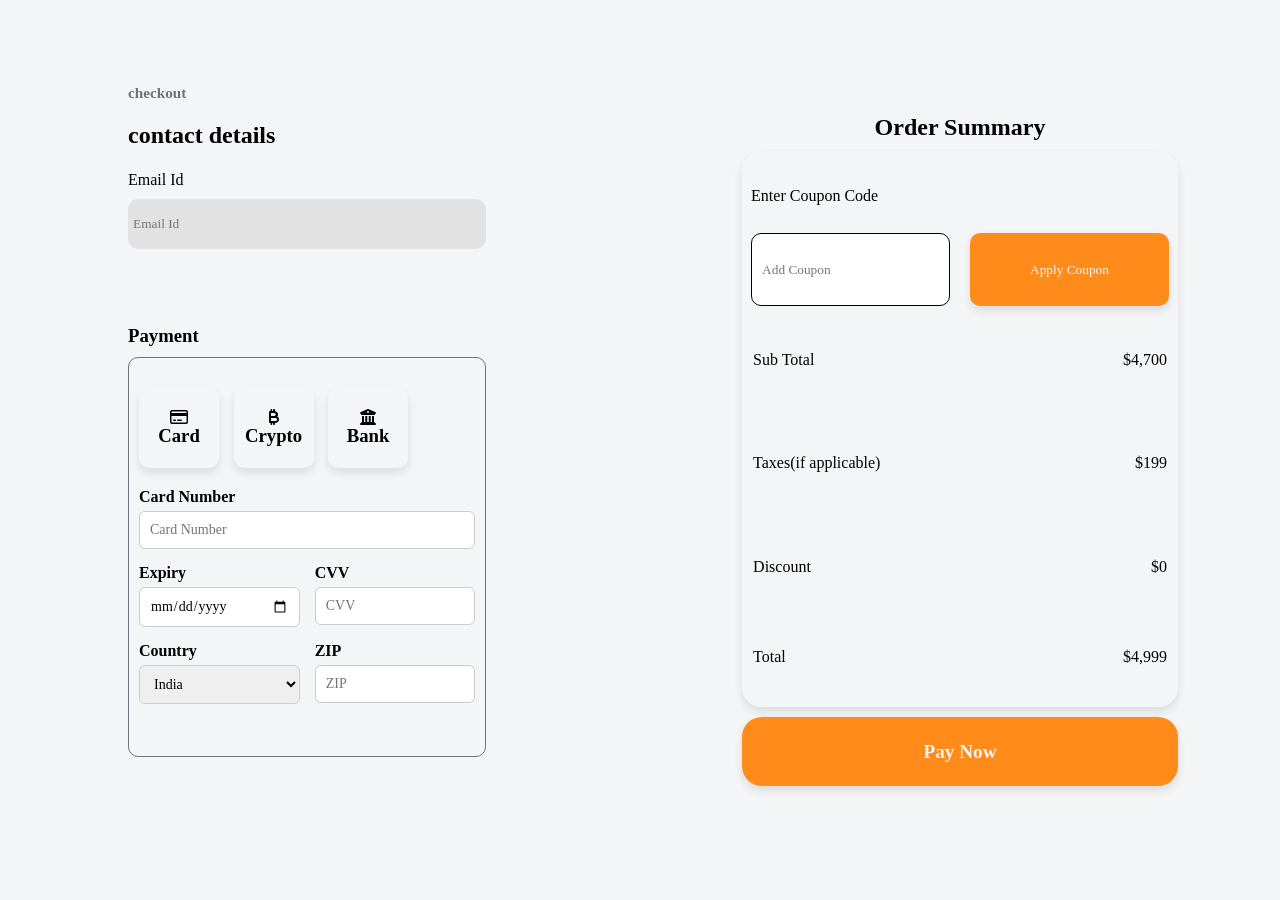
<file: checkout.html>
<!DOCTYPE html>
<html lang="en">

<head>
    <meta charset="UTF-8">
    <meta name="viewport" content="width=device-width, initial-scale=1.0">
    <link rel="stylesheet" href="styles.css">
    <link rel="stylesheet" href="https://cdnjs.cloudflare.com/ajax/libs/font-awesome/6.5.0/css/all.min.css" />
    <title>task11</title>
</head>

<body>
    <div id="checkoutContainer">
        <div id="leftCheckoutContainer">
            <div class="heading1">
                <h3>checkout</h3>
            </div>
            <div class="contactDetails">
                <h3>contact details</h3>
                <form action="">
                    <label for="email">Email Id</label>
                    <input type="email" name="email" id="email" placeholder="Email Id" required>
                </form>
            </div>
            <div class="paymentDetails">
                <h3>Payment</h3>
                <div class="detailsForm">
                    <div class="cardHolder">
                        <div class="card"><i class="fa-regular fa-credit-card"></i>
                            <h3>Card</h3>
                        </div>
                        <div class="card"><i class="fa-solid fa-bitcoin-sign"></i>
                            <h3>Crypto</h3>
                        </div>
                        <div class="card"><i class="fa-solid fa-building-columns"></i>
                            <h3>Bank</h3>
                        </div>
                    </div>
                    <div class="paymentForm">
                        <form>

                            <div class="formGroup fullWidth">
                                <label for="cardNumber">Card Number</label>
                                <input type="text" id="cardNumber" placeholder="Card Number">
                            </div>

                            <div class="formGroup">
                                <label for="Expiry">Expiry</label>
                                <input type="date" id="Expiry">
                            </div>

                            <div class="formGroup">
                                <label for="cvv">CVV</label>
                                <input type="text" id="cvv" placeholder="CVV">
                            </div>

                            <div class="formGroup">
                                <label for="country">Country</label>
                                <select id="country">
                                    <option>India</option>
                                    <option>USA</option>
                                    <option>UK</option>
                                </select>
                            </div>

                            <div class="formGroup">
                                <label for="zip">ZIP</label>
                                <input type="text" id="zip" placeholder="ZIP">
                            </div>

                        </form>
                    </div>
                </div>
            </div>
        </div>
        <div id="rightShoppingCartSection">
            <div class="rightHeading"><h2>Order Summary</h2></div>
            <div class="couponSection">
                <div id="heading">Enter Coupon Code</div>
                <div id="CouponForm">
                    <form action="">
                        <input type="text" placeholder="Add Coupon">
                        <input type="submit" value="Apply Coupon">
                    </form>
                </div>
                <div id="billTable">
                    <table>
                        <tbody>
                            <tr>
                                <td>Sub Total</td>
                                <td>$4,700</td>
                            </tr>
                            <tr>
                                <td>Taxes(if applicable)</td>
                                <td>$199</td>
                            </tr>
                            <tr>
                                <td>Discount</td>
                                <td>$0</td>
                            </tr>
                        </tbody>
                        <tfoot>
                            <tr>
                                <td>Total</td>
                                <td>$4,999</td>
                            </tr>
                        </tfoot>
                    </table>
                </div>
            </div>
            <button><a href="checkout.html">Pay Now</a></button>
        </div>  
    </div>
</body>

</html>
</file>
<file: styles.css>
:root {

    /* COLORS */
    --primary-color: #ff8c1a;
    --primary-hover: #ff7410;
    --secondary-color: #2f3b45;

    --text-primary: #2f3b45;
    --text-secondary: #6b7280;

    --background-color: #f4f5f7;

    --button-bg: #2f3b45;
    --button-hover: #1f2933;

    --hero-overlay: rgba(255, 255, 255, 0.65);

    --hero-bg-url: url("https://t3.ftcdn.net/jpg/03/39/06/02/360_F_339060225_w8ob8LjMJzPdEqD9UFxbE6ibcKx8dFrP.jpg");
}

/* GLOBAL */

* {
    margin: 0;
    padding: 0;
    box-sizing: border-box;
    font-family: cursive, 'Times New Roman', Times, serif;
}

body {
    background: var(--background-color);
    overflow-x: hidden;
}

::-webkit-scrollbar {
    display: none;
}

/* HEADER */

header {
    width: 100%;
    height: 10vh;
    padding: 0 5%;
    position: fixed;
    backdrop-filter: blur(8px);
    z-index: 1000;
}

/* NAVBAR */

.navbar {
    display: flex;
    justify-content: space-between;
    align-items: center;
    width: 100%;
    height: 100%;
}

/* LOGO */

#logo_container {
    flex: 1;
    display: flex;
    justify-content: flex-start;
    align-items: center;
}

#logo_container h1 {
    font-size: 2.3rem;
    font-weight: 700;
    color: var(--text-primary);
}

.highlight {
    color: var(--primary-color);
}

/* NAV LINKS */

#list_container {
    flex: 1;
    display: flex;
    justify-content: center;
    align-items: center;
}

#list_container ul {
    display: flex;
    list-style: none;
}

#list_container ul li {
    margin: 0 1rem;
}

#list_container ul li a {
    text-decoration: none;
    color: var(--text-secondary);
    font-size: 1rem;
    transition: 0.3s;
}

#list_container ul li a:hover {
    color: var(--primary-color);
}

/* USER NAV */

#user_container {
    flex: 1;
    height: 100%;
    display: flex;
    justify-content: flex-end;
    align-items: center;
}

.right_navigation {
    margin: 0 0.5rem;
    display: flex;
    justify-content: center;
    align-items: center;
    position: relative;
}

/* SEARCH */

#searchbox form {
    display: flex;
    justify-content: center;
    align-items: center;
    background: white;
    border-radius: 25px;
    padding: 0.4rem 0.8rem;
    border: 1px solid #e5e7eb;
}

#searchbox form button {
    background: transparent;
    border: none;
    cursor: pointer;
    color: var(--text-secondary);
    font-size: 1rem;
}

#searchbox form input {
    border: none;
    background: white;
    padding-left: 8px;
}

#searchbox form input:focus {
    outline: none;
}

/* CART */

#cartbox i {
    font-size: 1.3rem;
    color: var(--text-primary);
}

#cartbox p {
    position: absolute;
    top: -6px;
    right: -8px;
    background: var(--primary-color);
    color: white;
    font-size: 0.7rem;
    padding: 2px 6px;
    border-radius: 50%;
}

/* PROFILE */

#profilebox img {
    width: 42px;
    height: 42px;
    border-radius: 50%;
    object-fit: cover;
}

/* HAMBURGER */

#hamburger {
    display: none;
}

#hamburgerMenu {
    display: none;
    flex-direction: column;
    position: fixed;
    top: 0;
    left: 0;
    width: 100%;
}

#hamburgerMenu ul {
    list-style: none;
}

#hamburgerMenu ul li {
    padding: 10px 0;
}

#hamburgerMenu ul li a {
    text-decoration: none;
    color: var(--text-primary);
    font-size: 1rem;
    transition: 0.3s;
}

#hamburgerMenu ul li a:hover {
    color: var(--primary-color);
}

/* HERO */

.hero {
    display: flex;
    justify-content: space-between;
    align-items: center;
    padding: 0 5%;
    width: 100%;
    height: 100vh;
    background-image: var(--hero-bg-url);
    background-size: cover;
    background-position: center;
}

/* HERO LEFT */

#left {
    display: flex;
    flex-direction: column;
    justify-content: center;
    max-width: 600px;
}

#left h1 {
    font-size: 3.5rem;
    color: var(--text-primary);
}

#left p {
    font-size: 1.2rem;
    color: var(--text-secondary);
    margin-top: 1rem;
    line-height: 1.6;
    text-align: justify;
}

/* BUTTON */

#left button {
    margin-top: 1.6rem;
    width: 180px;
    height: 48px;
    border: none;
    border-radius: 40px;
    background: var(--button-bg);
    color: white;
    font-size: 1rem;
    font-weight: 600;
    cursor: pointer;
    transition: 0.3s;
}

#left button:hover {
    background: var(--primary-color);
}

/* HERO IMAGE */

#right img {
    max-width: 500px;
    width: 100%;
    animation: heroimageanimation 1s linear;
}

/* SERVICE BAR */

.service {
    display: flex;
    justify-content: center;
    align-items: center;
    width: 100%;
    margin: auto;
    height: 15vh;
    background: var(--primary-color);
    margin-top: -15vh;
    position: relative;
    z-index: 10;
}

.serviceCard {
    display: flex;
    flex: 1;
    justify-content: center;
    align-items: center;
    gap: 10px;
    color: white;
}

/* HERO IMAGE ANIMATION */

@keyframes heroimageanimation {
    0% {
        transform: rotate(0deg) scale(1);
    }

    50% {
        transform: rotate(180deg) scale(1.5);
    }

    100% {
        transform: rotate(360deg) scale(1);
    }
}

/* PRODUCT DISPLAY */

.displayProduct {
    display: flex;
    flex-direction: column;
    width: 100%;
    padding: 4% 8%;
    gap: 20px;
}

.displayProduct>div:first-child p {
    font-size: 0.9rem;
    color: var(--text-secondary);
}

/* PRODUCT DETAILS */

#productDetails {
    width: 100%;
    height: 50%;
    display: flex;
    justify-content: space-between;
    align-items: center;
    gap: 40px;
    flex-wrap: wrap;

}

/* LEFT PRODUCT IMAGE */

#leftProductDetails {
    width: 50%;
    height: 50%;
    display: flex;
    justify-content: center;
    align-items: center;
}

#leftProductDetails img {
    width: 100%;
    max-width: 350px;
    border-radius: 10px;
    box-shadow: 0 10px 30px rgba(0, 0, 0, 0.1);
    transition: 0.3s;
    object-fit: cover;
}

#leftProductDetails img:hover {
    transform: scale(1.05);
}

/* RIGHT PRODUCT DETAILS */

#rightProductDetails {
    flex: 1;
    display: flex;
    flex-direction: column;
    align-items: flex-start;
    gap: 12px;
}

#rightProductDetails h1 {
    font-size: 2rem;
    color: var(--text-primary);
}

#rightProductDetails>div:nth-child(2) p {
    color: var(--text-secondary);
    line-height: 1.5;
}

/* PRICE AREA */

#rightProductDetails>div:nth-child(3) {
    display: flex;
    align-items: center;
    gap: 20px;
    justify-content: space-between;
}

#rightProductDetails>div:nth-child(3)>div:first-child p {
    font-size: 1.4rem;
    font-weight: 700;
    color: var(--primary-color);
    padding: 5%;
    background: var(--button-bg);
    border-radius: 5%;
}

#productDetails h3 {
    color: green;
}

/* CART BUTTON */

#productDetails button {
    display: flex;
    align-items: center;
    gap: 10px;
    padding: 10px 18px;
    border: none;
    border-radius: 25px;
    background: var(--secondary-color);
    color: white;
    font-size: 0.95rem;
    font-weight: 600;
    cursor: pointer;
    transition: 0.3s;
}

#productDetails button:hover {
    background: var(--primary-color);
}

/* PRODUCT THUMBNAILS */

#productCard {
    display: flex;
    justify-content: center;
    align-items: center;
    flex-wrap: wrap;
    gap: 15px;
}

.productDisplayCard {
    width: 90px;
    height: 90px;
    display: flex;
    justify-content: center;
    align-items: center;
    background: white;
    border-radius: 10px;
    box-shadow: 0 4px 12px rgba(0, 0, 0, 0.08);
    cursor: pointer;
    transition: 0.25s;
}

.productDisplayCard:hover {
    transform: translateY(-3px);
}

.productDisplayCard img {
    width: 80%;
    height: 80%;
    object-fit: cover;
    border-radius: 6px;
}

.shoppingCart {
    margin-top: 10vh;
    height: 90vh;
    width: 100%;
    display: flex;
    justify-content: center;
    align-items: center;
}

#leftShoppingCartSection {
    width: 50%;
    height: 100%;
    padding: 5%;
}

#leftShoppingCartSection>h2 {
    font-size: 2.5rem;
    font-family: 'Times New Roman', Times, serif;
    width: 100%;
    font-weight: bolder;
}

#leftShoppingCartSection>table {
    margin-top: 5%;
    width: 100%;
    height: 60%;
    border-collapse: collapse;
}

#leftShoppingCartSection>table>thead>tr>th {
    text-align: left;
    padding-bottom: 2%;
    color: var(--text-secondary);
    border-bottom: 1px solid #c7c7c7;
}

#leftShoppingCartSection>table>tbody>tr>td {
    height: 10%;
    text-align: left;
}

.fa-x {
    color: rgb(253, 73, 73);
    border-radius: 50%;
    transition: ease .3s;
}

.fa-x:hover {
    color: red;
    background-color: #ddd;
    cursor: pointer;
}

.continueShopping {
    height: 20%;
    display: flex;
    justify-content: flex-start;
    align-items: end;
    gap: 1%;

}

.continueShopping>i,
.continueShopping>p {
    cursor: pointer;
}


#rightShoppingCartSection {
    padding: 8%;
    width: 50%;
    height: 100%;
    display: flex;
    flex-direction: column;
    justify-content: center;
    align-items: center;
    gap: 10px;
}

#rightShoppingCartSection>button {
    height: 10%;
    width: 100%;
    font-size: 1.2rem;
    font-weight: 700;
    border-radius: 20px;
    border: none;
    background-color: var(--primary-color);
    color: var(--background-color);
    box-shadow: 0px 5px 10px rgba(0, 0, 0, 0.1);
    transition: ease .3s;
}

#rightShoppingCartSection>button>a {
    text-decoration: none;
    color: var(--background-color);
}

#rightShoppingCartSection>button:hover {
    background-color: var(--primary-hover);
    cursor: pointer;
}

.couponSection {
    height: 80%;
    width: 100%;
    border-radius: 20px;
    box-shadow: 0px 5px 10px rgba(0, 0, 0, 0.1);
    display: flex;
    flex-direction: column;
    padding: 2%;
}

#heading {
    width: 100%;
    height: 15%;
    display: flex;
    justify-content: flex-start;
    align-items: center;

}

#CouponForm {
    width: 100%;
    height: 15%;
    display: flex;
    justify-content: center;
    align-items: center;
}

#CouponForm>form {
    width: 100%;
    height: 100%;
    display: flex;
    gap: 20px;
}

#CouponForm>form>input {
    padding: 10px;
    width: 50%;
    height: 100%;
    border-radius: 10px;
    border: none;
}

#CouponForm>form>input:nth-child(1) {
    border: 0.5px solid black;
}

#CouponForm>form>input:nth-child(2) {
    background-color: var(--primary-color);
    box-shadow: 0px 5px 10px rgba(0, 0, 0, 0.1);
    color: var(--background-color);
    transition: ease .3s;
}

#CouponForm>form>input:nth-child(2):hover {
    background-color: var(--primary-hover);
    cursor: pointer;
}

#billTable {
    height: 80%;
    width: 100%;

}

#billTable>table {
    width: 100%;
    height: 100%;
}

#billTable>table>tbody {
    width: 100%;
    height: 80%;
    display: flex;
    flex-direction: column;
}

#billTable>table>tfoot {
    width: 100%;
    height: 20%;
    display: flex;
    justify-content: space-between;
    align-items: center;
}

#billTable>table>tbody>tr,
#billTable>table>tfoot>tr {
    width: 100%;
    height: 100%;
    display: flex;
}

#billTable>table>tbody>tr>td,
#billTable>table>tfoot>tr>td {
    width: 50%;
    height: 100%;
    display: flex;
    align-items: center;
}

#billTable>table>tbody>tr>td:nth-child(2) {
    justify-content: flex-end;
}

#billTable>table>tfoot>tr>td:nth-child(2) {
    justify-content: flex-end;
}

#billTable>table>tr {
    width: 100%;
    height: 100%;
    display: flex;
    border: 1px solid black;
}

#checkoutContainer {
    width: 100vw;
    height: 100vh;
    display: flex;
}

#leftCheckoutContainer {
    width: 50%;
    height: 100%;
    padding: 5% 5% 0 10%;
    background-color: var(--background-color);
    display: flex;
    flex-direction: column;
}

.heading1 {
    width: 100%;
    margin: 20px 0;
    display: flex;
    font-size: small;
    color: var(--text-secondary);
}

.contactDetails {
    width: 100%;
    height: 30%;
}

.contactDetails>h3 {
    font-size: 1.5rem;
    font-weight: 700;
    margin-bottom: 5%;
}

.contactDetails>form {
    display: flex;
    flex-direction: column;
    gap: 10px;
}

.contactDetails>form>input {
    width: 80%;
    height: 50px;
    border-radius: 10px;
    padding: 5px;
    color: var(--text-secondary);
    border: none;
    background-color: #e2e2e2;
}

.contactDetails>form>input:focus {
    outline: 1px solid var(--primary-color);
}

.paymentDetails {
    width: 100%;
    height: 100%;
    margin-top: 30px;
}

.detailsForm {
    width: 80%;
    height: 100%;
    max-height: 400px;
    border: 1px solid var(--text-secondary);
    border-radius: 10px;
    padding: 30px 10px;
    margin-top:10px;
    display:flex;
    flex-direction: column;
    gap: 20px;
}

.cardHolder {
    display: flex;
    width: 80%;
    height: 80px;
    justify-content: space-between;
}

.card {
    width: 80px;
    height: 80px;
    border-radius: 10px;
    box-shadow: 0px 5px 10px rgba(0, 0, 0, 0.1);
    display: flex;
    flex-direction: column;
    padding: 2%;
    justify-content: center;
    align-items: center;
    transition: ease .3s;
}
.card:hover{
    transform: scale(1.05);
    cursor: pointer;
    outline: 1px solid var(--primary-color);
    color: var(--primary-color);
}
.paymentForm form{
    display: grid;
    grid-template-columns: 1fr 1fr;
    gap: 15px;
}

/* Each field */
.formGroup{
    display: flex;
    flex-direction: column;
}

/* Label styling */
.formGroup label{
    margin-bottom: 5px;
    font-weight: 600;
}
.formGroup input:focus,
.formGroup select:focus{
    outline: 1px solid var(--primary-color);
}
/* Inputs */
.formGroup input,
.formGroup select{
    padding: 10px;
    border: 1px solid #ccc;
    border-radius: 6px;
    font-size: 14px;
    width: 100%;
}

/* Full width (for card number) */
.fullWidth{
    grid-column: span 2;
}


#rightCheckoutContainer {
    width: 50%;
    height: 100%;
    background-color: #6b7280;
}

/* TABLET */

@media (max-width:1000px) {

    #logo_container h1 {
        font-size: 1.4rem;
    }

    #list_container {
        display: none;
    }

    #hamburger {
        display: flex;
    }

    .hero {
        flex-direction: column;
        text-align: center;
        justify-content: center;
        gap: 30px;
    }

    #right img {
        max-width: 350px;
    }

    .service {
        flex-wrap: wrap;
        height: auto;
        padding: 15px 0;
        margin-top: -10vh;
    }

    .serviceCard {
        flex: 1 1 45%;
        padding: 10px;
    }
}

/* MOBILE */

@media (max-width:600px) {

    header {
        padding: 0 3%;
    }

    #searchbox {
        display: none;
    }

    #left h1 {
        font-size: 2rem;
    }

    #left p {
        font-size: 1rem;
    }

    #right img {
        max-width: 250px;
    }

    #productDetails {
        flex-direction: column;
        text-align: center;
    }

    #rightProductDetails {
        align-items: center;
    }

    #rightProductDetails>div:nth-child(3) {
        flex-direction: column;
        gap: 10px;
    }

    .productDisplayCard {
        width: 70px;
        height: 70px;
    }
}
</file>
